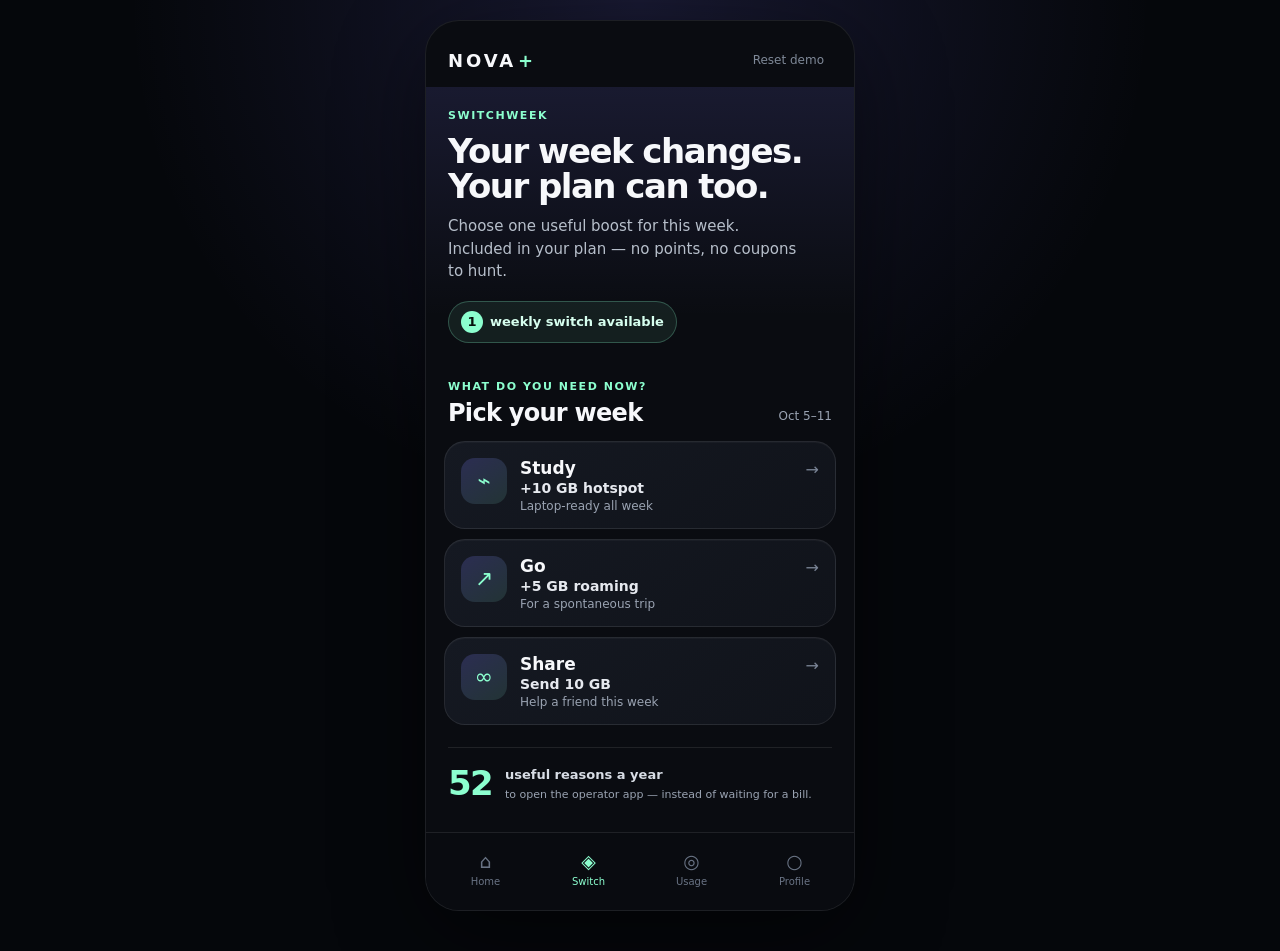
<file: index.html>
<!doctype html>
<html lang="en">
<head>
  <meta charset="utf-8" />
  <meta name="viewport" content="width=device-width,initial-scale=1,viewport-fit=cover" />
  <meta name="theme-color" content="#0b0d12" />
  <title>SwitchWeek — telco plan that adapts weekly</title>
  <link rel="stylesheet" href="styles.css" />
</head>
<body>
  <main class="shell" aria-live="polite">
    <header class="topbar">
      <div class="brandmark" aria-label="NOVA mobile">NOVA</div>
      <button class="ghost-button" id="resetButton" type="button">Reset demo</button>
    </header>

    <section class="hero" id="hero">
      <div class="eyebrow">SWITCHWEEK</div>
      <h1>Your week changes.<br>Your plan can too.</h1>
      <p class="lead">Choose one useful boost for this week. Included in your plan — no points, no coupons to hunt.</p>
      <div class="switch-badge"><span id="switchCount">1</span> weekly switch available</div>
    </section>

    <section class="active-card hidden" id="activeCard" aria-labelledby="activeTitle">
      <div class="active-topline">
        <span class="status-dot"></span>
        <span>ACTIVE THIS WEEK</span>
      </div>
      <div class="active-icon" id="activeIcon">↗</div>
      <h2 id="activeTitle">Study Mode</h2>
      <p id="activeBenefit">+10 GB hotspot for laptop work</p>
      <div class="countdown-row">
        <div>
          <span class="countdown-label">Ends in</span>
          <strong>6d 23h</strong>
        </div>
        <div class="value-chip" id="activeValue">~12 zł value</div>
      </div>
      <div class="progress"><span style="width:18%"></span></div>
      <p class="micro">Next Switch unlocks Monday. Your base plan stays unchanged.</p>
    </section>

    <section class="chooser" id="chooser">
      <div class="section-heading">
        <div>
          <span class="eyebrow">WHAT DO YOU NEED NOW?</span>
          <h2>Pick your week</h2>
        </div>
        <span class="week-label">Oct 5–11</span>
      </div>

      <div class="mode-grid">
        <button class="mode-card" data-mode="study" type="button">
          <span class="mode-icon">⌁</span>
          <span class="mode-title">Study</span>
          <span class="mode-benefit">+10 GB hotspot</span>
          <span class="mode-meta">Laptop-ready all week</span>
        </button>
        <button class="mode-card" data-mode="go" type="button">
          <span class="mode-icon">↗</span>
          <span class="mode-title">Go</span>
          <span class="mode-benefit">+5 GB roaming</span>
          <span class="mode-meta">For a spontaneous trip</span>
        </button>
        <button class="mode-card" data-mode="share" type="button">
          <span class="mode-icon">∞</span>
          <span class="mode-title">Share</span>
          <span class="mode-benefit">Send 10 GB</span>
          <span class="mode-meta">Help a friend this week</span>
        </button>
      </div>
    </section>

    <section class="insight-strip">
      <div class="insight-number">52</div>
      <div><strong>useful reasons a year</strong><br><span>to open the operator app — instead of waiting for a bill.</span></div>
    </section>

    <footer class="nav" aria-label="Demo navigation">
      <span>⌂<small>Home</small></span>
      <span class="nav-active">◈<small>Switch</small></span>
      <span>◎<small>Usage</small></span>
      <span>○<small>Profile</small></span>
    </footer>
  </main>

  <div class="sheet-backdrop hidden" id="sheetBackdrop"></div>
  <section class="sheet hidden" id="sheet" role="dialog" aria-modal="true" aria-labelledby="sheetTitle">
    <div class="sheet-handle"></div>
    <div class="sheet-kicker">YOUR WEEKLY SWITCH</div>
    <h2 id="sheetTitle">Study</h2>
    <p class="sheet-big" id="sheetBenefit">+10 GB hotspot</p>
    <p class="sheet-copy" id="sheetCopy">Turn your phone into a reliable laptop connection for classes, projects and library days.</p>
    <div class="details-row"><span>Duration</span><strong>7 days</strong></div>
    <div class="details-row"><span>Price today</span><strong>Included</strong></div>
    <button class="primary" id="activateButton" type="button">Activate for this week</button>
    <button class="secondary" id="cancelButton" type="button">Choose another</button>
  </section>

  <script src="app.js"></script>
</body>
</html>
</file>
<file: styles.css>
:root{
  color-scheme:dark;
  --bg:#0a0c11;
  --surface:#12151d;
  --surface2:#171b24;
  --text:#f7f8fb;
  --muted:#9aa3b2;
  --line:rgba(255,255,255,.09);
  --accent:#8cffcf;
  --accent2:#7d78ff;
  --danger:#ffbb69;
}
*{box-sizing:border-box}
html,body{margin:0;min-height:100%;background:#05070b;font-family:Inter,ui-sans-serif,system-ui,-apple-system,BlinkMacSystemFont,"Segoe UI",sans-serif;color:var(--text)}
body{display:flex;justify-content:center;padding:20px 0 40px;background:
radial-gradient(circle at 50% 0%,rgba(125,120,255,.16),transparent 32rem),#05070b}
button{font:inherit}
.shell{width:min(100%,430px);min-height:860px;background:var(--bg);border:1px solid rgba(255,255,255,.08);border-radius:34px;overflow:hidden;position:relative;box-shadow:0 24px 90px rgba(0,0,0,.48);padding-bottom:92px}
.topbar{display:flex;align-items:center;justify-content:space-between;padding:24px 22px 12px}
.brandmark{font-size:18px;font-weight:900;letter-spacing:.16em}.brandmark::after{content:"+";color:var(--accent);margin-left:2px}
.ghost-button{border:0;background:transparent;color:#7f8998;font-size:12px;cursor:pointer;padding:8px}
.hero{padding:22px 22px 18px;background:linear-gradient(180deg,rgba(125,120,255,.13),transparent 84%)}
.eyebrow,.sheet-kicker{font-size:11px;font-weight:850;letter-spacing:.14em;color:var(--accent);text-transform:uppercase}
.hero h1{font-size:34px;line-height:1.02;letter-spacing:-.045em;margin:12px 0 12px;max-width:360px}
.lead{color:#b7bfcb;line-height:1.5;font-size:15px;max-width:360px;margin:0 0 18px}
.switch-badge{display:inline-flex;align-items:center;gap:7px;border:1px solid rgba(140,255,207,.25);background:rgba(140,255,207,.08);color:#d7ffef;border-radius:999px;padding:9px 12px;font-size:13px;font-weight:700}
.switch-badge span{display:grid;place-items:center;background:var(--accent);color:#05100b;width:22px;height:22px;border-radius:50%;font-weight:900}
.chooser{padding:14px 18px 8px}.section-heading{display:flex;justify-content:space-between;align-items:end;padding:0 4px 14px}.section-heading h2{font-size:24px;letter-spacing:-.03em;margin:5px 0 0}.week-label{font-size:12px;color:var(--muted);padding-bottom:4px}
.mode-grid{display:grid;gap:10px}.mode-card{position:relative;text-align:left;border:1px solid var(--line);background:linear-gradient(145deg,#151922,#10131a);border-radius:21px;padding:16px 16px 15px;color:var(--text);cursor:pointer;display:grid;grid-template-columns:46px 1fr;grid-template-rows:auto auto auto;column-gap:13px;transition:.18s ease;box-shadow:inset 0 1px 0 rgba(255,255,255,.03)}
.mode-card:hover,.mode-card:focus-visible{transform:translateY(-2px);border-color:rgba(140,255,207,.35);outline:none}.mode-card::after{content:"→";position:absolute;right:16px;top:18px;color:#7a8495}
.mode-icon{grid-row:1/4;width:46px;height:46px;border-radius:14px;display:grid;place-items:center;background:linear-gradient(145deg,rgba(125,120,255,.22),rgba(140,255,207,.12));font-size:22px;color:var(--accent)}
.mode-title{font-weight:850;font-size:17px}.mode-benefit{font-weight:700;font-size:14px;color:#e6e9ef;margin-top:2px}.mode-meta{font-size:12px;color:var(--muted);margin-top:3px}
.insight-strip{margin:14px 22px 0;padding:15px 0;border-top:1px solid var(--line);display:flex;align-items:center;gap:13px;color:#d8dde5}.insight-number{font-size:34px;font-weight:900;letter-spacing:-.05em;color:var(--accent)}.insight-strip strong{font-size:13px}.insight-strip span{font-size:11px;color:var(--muted);line-height:1.4}
.nav{position:absolute;left:0;right:0;bottom:0;height:78px;border-top:1px solid var(--line);background:rgba(10,12,17,.96);display:grid;grid-template-columns:repeat(4,1fr);align-items:center;padding:5px 8px 10px;backdrop-filter:blur(16px)}.nav span{color:#697384;display:grid;place-items:center;gap:4px;font-size:19px}.nav small{font-size:10px}.nav .nav-active{color:var(--accent)}
.sheet-backdrop{position:fixed;inset:0;background:rgba(0,0,0,.67);backdrop-filter:blur(6px);z-index:20}.sheet{position:fixed;z-index:21;left:50%;bottom:18px;transform:translateX(-50%);width:min(calc(100% - 24px),410px);background:#151922;border:1px solid rgba(255,255,255,.11);border-radius:28px;padding:10px 20px 18px;box-shadow:0 24px 90px rgba(0,0,0,.56)}.sheet-handle{width:48px;height:5px;border-radius:10px;background:#444b58;margin:2px auto 20px}.sheet h2{font-size:30px;margin:8px 0 4px;letter-spacing:-.04em}.sheet-big{font-size:18px;font-weight:800;color:var(--accent);margin:0 0 10px}.sheet-copy{color:#aeb7c4;line-height:1.48;font-size:14px;margin:0 0 18px}.details-row{display:flex;justify-content:space-between;padding:12px 0;border-top:1px solid var(--line);font-size:13px;color:var(--muted)}.details-row strong{color:var(--text)}.primary,.secondary{width:100%;border-radius:15px;padding:14px 16px;font-weight:850;cursor:pointer}.primary{border:0;background:var(--accent);color:#07100d;margin-top:15px}.secondary{border:0;background:transparent;color:#aab3c0;margin-top:5px}
.active-card{margin:12px 18px 10px;padding:20px;border-radius:24px;background:linear-gradient(145deg,rgba(140,255,207,.15),rgba(125,120,255,.12));border:1px solid rgba(140,255,207,.28);box-shadow:inset 0 1px 0 rgba(255,255,255,.05)}.active-topline{display:flex;align-items:center;gap:8px;font-size:10px;letter-spacing:.12em;color:var(--accent);font-weight:900}.status-dot{width:7px;height:7px;border-radius:50%;background:var(--accent);box-shadow:0 0 0 4px rgba(140,255,207,.11)}.active-icon{font-size:30px;margin:15px 0 3px}.active-card h2{font-size:28px;margin:2px 0 3px;letter-spacing:-.04em}.active-card>p{color:#bdc5d0;margin:0 0 16px}.countdown-row{display:flex;align-items:end;justify-content:space-between;border-top:1px solid rgba(255,255,255,.11);padding-top:14px}.countdown-label{display:block;font-size:10px;color:var(--muted);text-transform:uppercase;letter-spacing:.1em;margin-bottom:2px}.countdown-row strong{font-size:18px}.value-chip{font-size:11px;padding:7px 9px;border-radius:999px;background:rgba(255,255,255,.08);color:#dfe5ec}.progress{height:5px;background:rgba(255,255,255,.08);border-radius:9px;overflow:hidden;margin:15px 0 8px}.progress span{display:block;height:100%;background:var(--accent);border-radius:9px}.micro{font-size:11px!important;color:#83909f!important;margin:0!important}
.hidden{display:none!important}
@media (max-width:470px){body{padding:0;background:var(--bg)}.shell{width:100%;min-height:100vh;border:0;border-radius:0}.sheet{bottom:0;width:100%;border-radius:26px 26px 0 0}.hero h1{font-size:32px}}
</file>
